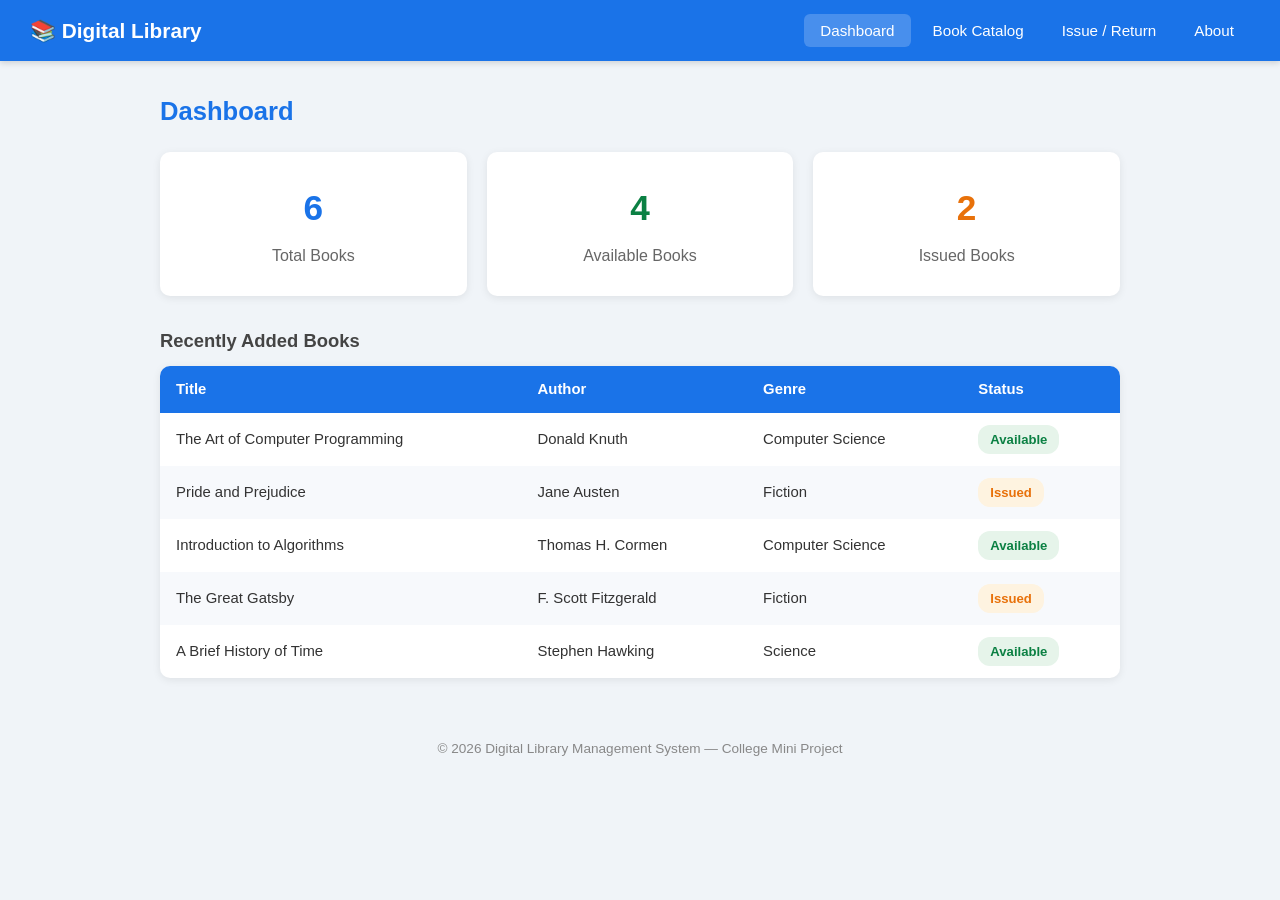
<file: index.html>
<!DOCTYPE html>
<html lang="en">
<head>
  <meta charset="UTF-8" />
  <meta name="viewport" content="width=device-width, initial-scale=1.0" />
  <title>Dashboard — Digital Library</title>
  <link rel="stylesheet" href="style.css" />
</head>
<!-- data-page tells script.js which page logic to run -->
<body data-page="dashboard">

  <!-- Navigation Bar -->
  <nav class="navbar">
    <span class="logo">📚 Digital Library</span>
    <ul class="nav-links">
      <li><a href="index.html" class="active">Dashboard</a></li>
      <li><a href="books.html">Book Catalog</a></li>
      <li><a href="issue-return.html">Issue / Return</a></li>
      <li><a href="about.html">About</a></li>
    </ul>
  </nav>

  <div class="container">
    <h1 class="page-title">Dashboard</h1>

    <!-- Stat Cards -->
    <div class="dashboard-cards">
      <div class="card total">
        <h2 id="totalBooks">0</h2>
        <p>Total Books</p>
      </div>
      <div class="card available">
        <h2 id="availableBooks">0</h2>
        <p>Available Books</p>
      </div>
      <div class="card issued">
        <h2 id="issuedBooks">0</h2>
        <p>Issued Books</p>
      </div>
    </div>

    <!-- Recent Books Table -->
    <h2 class="mb-10" style="font-size:1.15rem; color:#444;">Recently Added Books</h2>
    <table>
      <thead>
        <tr>
          <th>Title</th>
          <th>Author</th>
          <th>Genre</th>
          <th>Status</th>
        </tr>
      </thead>
      <tbody id="recentBooksBody">
        <!-- Filled by script.js -->
      </tbody>
    </table>
  </div>

  <footer class="footer">
    &copy; 2026 Digital Library Management System — College Mini Project
  </footer>

  <script src="script.js"></script>
</body>
</html>
</file>
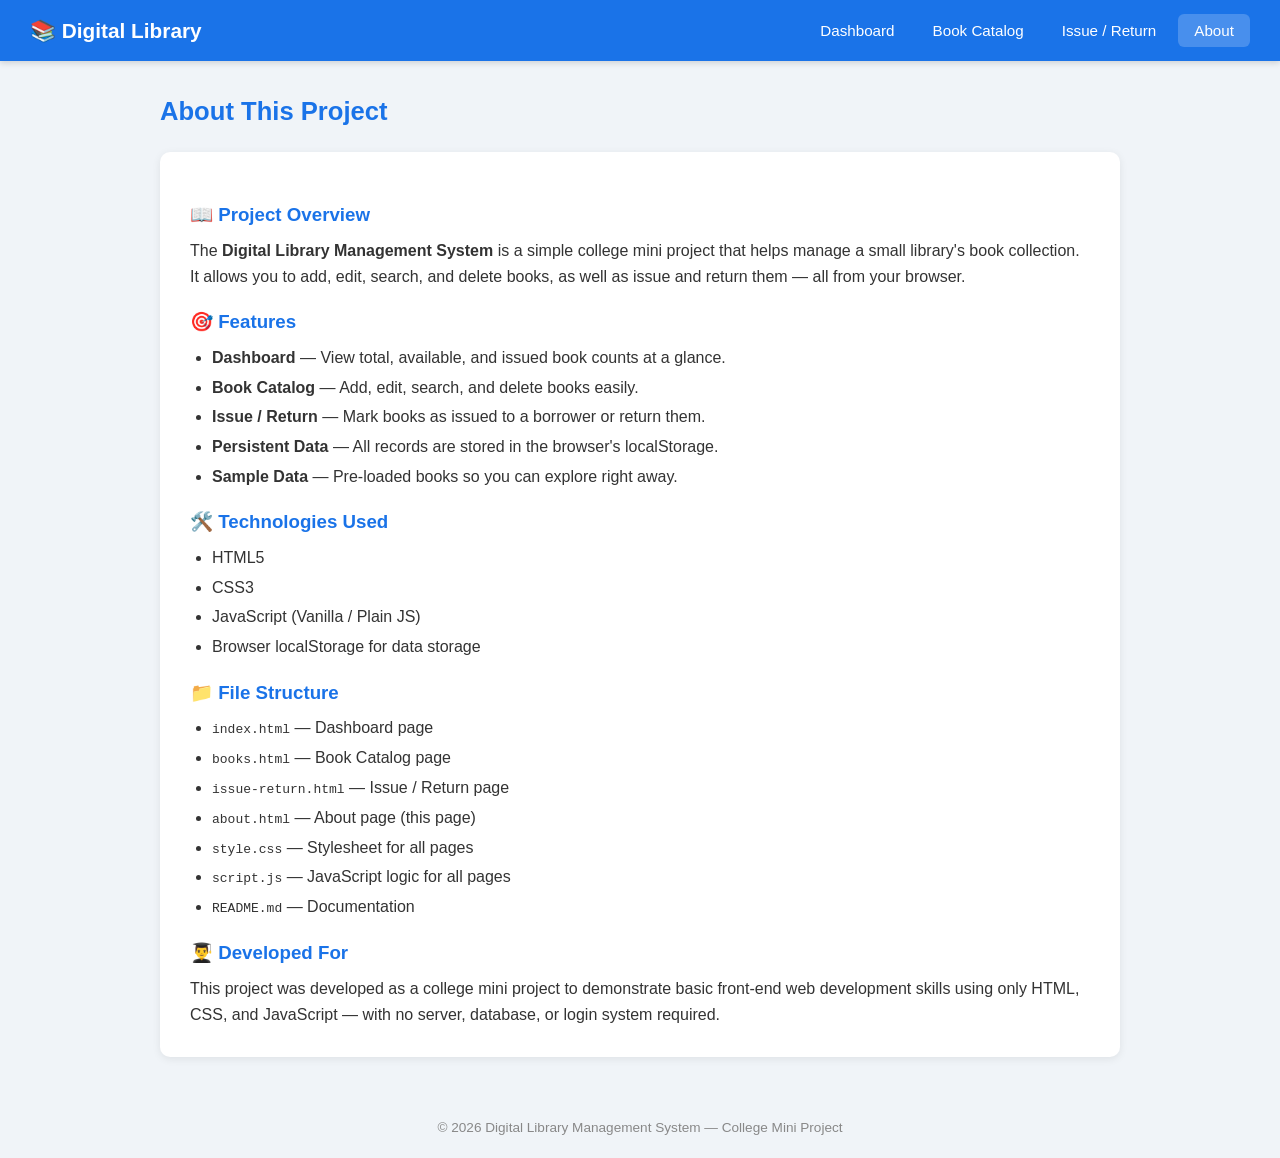
<file: about.html>
<!DOCTYPE html>
<html lang="en">
<head>
  <meta charset="UTF-8" />
  <meta name="viewport" content="width=device-width, initial-scale=1.0" />
  <title>About — Digital Library</title>
  <link rel="stylesheet" href="style.css" />
</head>
<body data-page="about">

  <!-- Navigation Bar -->
  <nav class="navbar">
    <span class="logo">📚 Digital Library</span>
    <ul class="nav-links">
      <li><a href="index.html">Dashboard</a></li>
      <li><a href="books.html">Book Catalog</a></li>
      <li><a href="issue-return.html">Issue / Return</a></li>
      <li><a href="about.html" class="active">About</a></li>
    </ul>
  </nav>

  <div class="container">
    <h1 class="page-title">About This Project</h1>

    <div class="about-section">
      <h3>📖 Project Overview</h3>
      <p>
        The <strong>Digital Library Management System</strong> is a simple college mini project
        that helps manage a small library's book collection. It allows you to add, edit, search,
        and delete books, as well as issue and return them — all from your browser.
      </p>

      <h3>🎯 Features</h3>
      <ul>
        <li><strong>Dashboard</strong> — View total, available, and issued book counts at a glance.</li>
        <li><strong>Book Catalog</strong> — Add, edit, search, and delete books easily.</li>
        <li><strong>Issue / Return</strong> — Mark books as issued to a borrower or return them.</li>
        <li><strong>Persistent Data</strong> — All records are stored in the browser's localStorage.</li>
        <li><strong>Sample Data</strong> — Pre-loaded books so you can explore right away.</li>
      </ul>

      <h3>🛠️ Technologies Used</h3>
      <ul>
        <li>HTML5</li>
        <li>CSS3</li>
        <li>JavaScript (Vanilla / Plain JS)</li>
        <li>Browser localStorage for data storage</li>
      </ul>

      <h3>📁 File Structure</h3>
      <ul>
        <li><code>index.html</code> — Dashboard page</li>
        <li><code>books.html</code> — Book Catalog page</li>
        <li><code>issue-return.html</code> — Issue / Return page</li>
        <li><code>about.html</code> — About page (this page)</li>
        <li><code>style.css</code> — Stylesheet for all pages</li>
        <li><code>script.js</code> — JavaScript logic for all pages</li>
        <li><code>README.md</code> — Documentation</li>
      </ul>

      <h3>👨‍🎓 Developed For</h3>
      <p>
        This project was developed as a college mini project to demonstrate basic front-end
        web development skills using only HTML, CSS, and JavaScript — with no server, database,
        or login system required.
      </p>
    </div>
  </div>

  <footer class="footer">
    &copy; 2026 Digital Library Management System — College Mini Project
  </footer>

  <script src="script.js"></script>
</body>
</html>
</file>
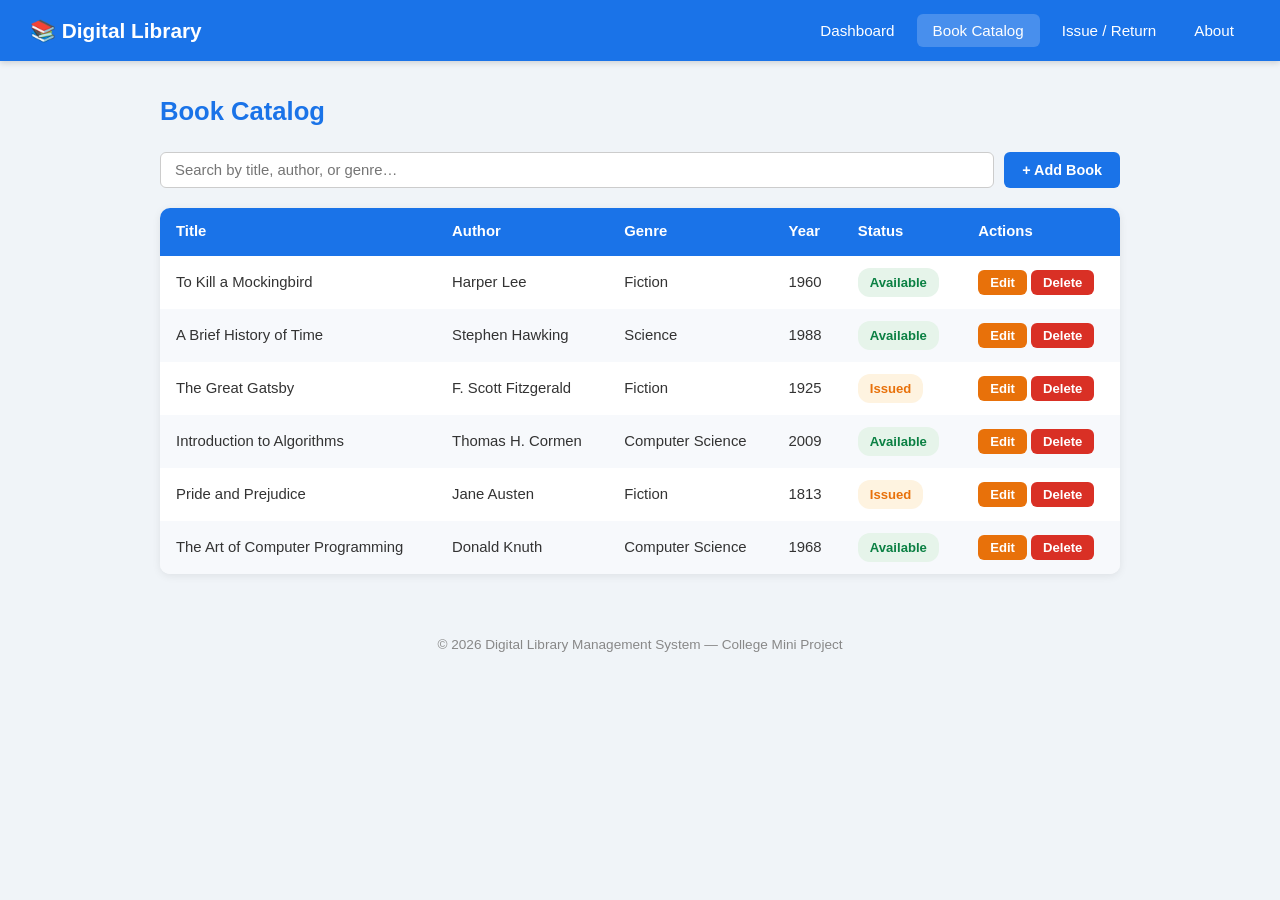
<file: books.html>
<!DOCTYPE html>
<html lang="en">
<head>
  <meta charset="UTF-8" />
  <meta name="viewport" content="width=device-width, initial-scale=1.0" />
  <title>Book Catalog — Digital Library</title>
  <link rel="stylesheet" href="style.css" />
</head>
<body data-page="books">

  <!-- Navigation Bar -->
  <nav class="navbar">
    <span class="logo">📚 Digital Library</span>
    <ul class="nav-links">
      <li><a href="index.html">Dashboard</a></li>
      <li><a href="books.html" class="active">Book Catalog</a></li>
      <li><a href="issue-return.html">Issue / Return</a></li>
      <li><a href="about.html">About</a></li>
    </ul>
  </nav>

  <div class="container">
    <h1 class="page-title">Book Catalog</h1>

    <!-- Search & Add Button -->
    <div class="search-bar">
      <input type="text" id="searchInput" placeholder="Search by title, author, or genre…" />
      <button class="btn btn-primary" onclick="showBookForm()">+ Add Book</button>
    </div>

    <!-- Add / Edit Book Form (hidden by default) -->
    <div id="bookFormPanel" class="form-panel hidden">
      <h3 id="formTitle">Add New Book</h3>
      <form id="bookForm">
        <div class="form-group">
          <label for="bookTitle">Title</label>
          <input type="text" id="bookTitle" placeholder="e.g. The Alchemist" required />
        </div>
        <div class="form-group">
          <label for="bookAuthor">Author</label>
          <input type="text" id="bookAuthor" placeholder="e.g. Paulo Coelho" required />
        </div>
        <div class="form-group">
          <label for="bookGenre">Genre</label>
          <input type="text" id="bookGenre" placeholder="e.g. Fiction" required />
        </div>
        <div class="form-group">
          <label for="bookYear">Year of Publication</label>
          <input type="number" id="bookYear" placeholder="e.g. 1988" min="1000" max="2099" required />
        </div>
        <button type="submit" class="btn btn-success">Save Book</button>
        <button type="button" class="btn btn-danger" onclick="hideBookForm()">Cancel</button>
      </form>
    </div>

    <!-- Books Table -->
    <table>
      <thead>
        <tr>
          <th>Title</th>
          <th>Author</th>
          <th>Genre</th>
          <th>Year</th>
          <th>Status</th>
          <th>Actions</th>
        </tr>
      </thead>
      <tbody id="bookTableBody">
        <!-- Filled by script.js -->
      </tbody>
    </table>
  </div>

  <footer class="footer">
    &copy; 2026 Digital Library Management System — College Mini Project
  </footer>

  <script src="script.js"></script>
</body>
</html>
</file>
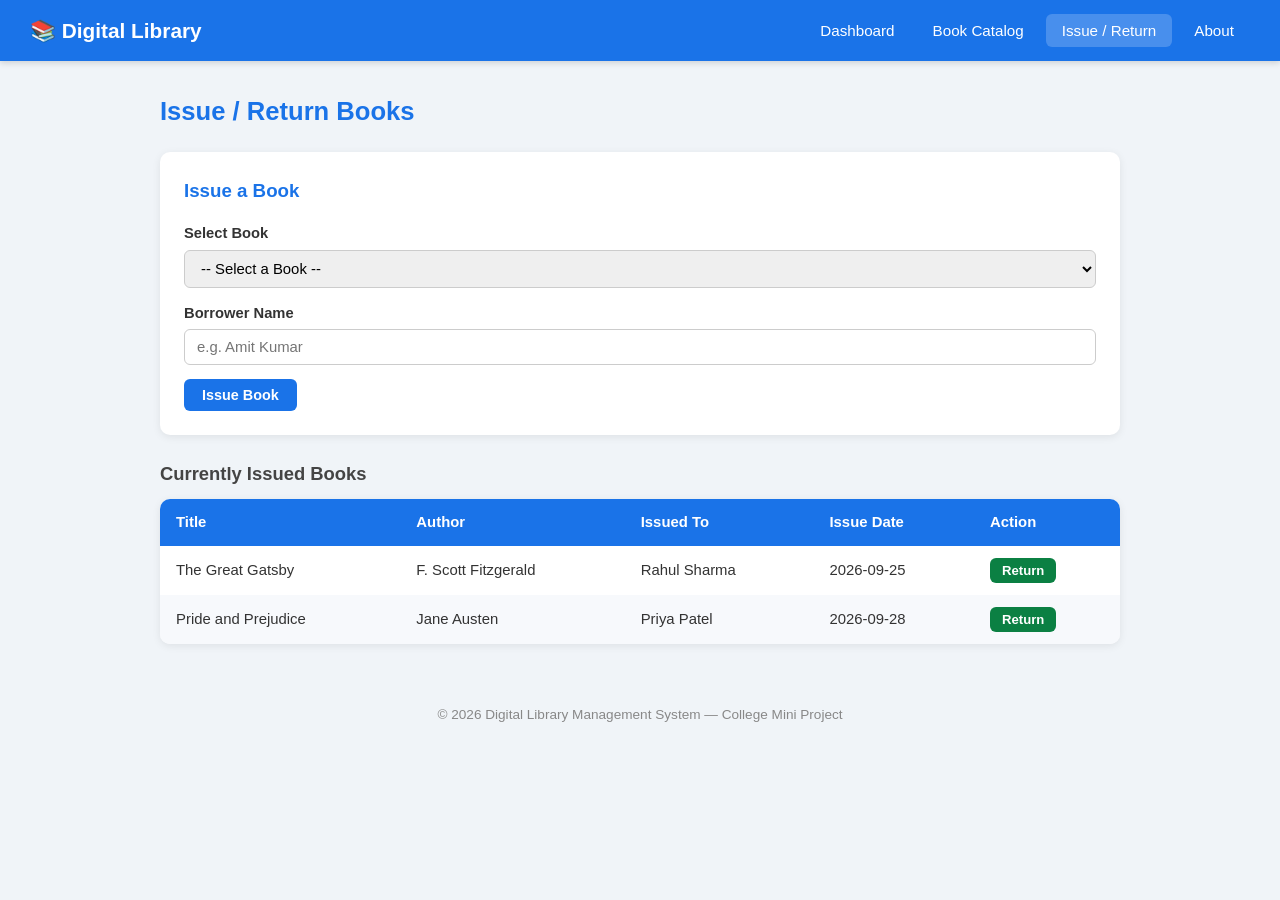
<file: issue-return.html>
<!DOCTYPE html>
<html lang="en">
<head>
  <meta charset="UTF-8" />
  <meta name="viewport" content="width=device-width, initial-scale=1.0" />
  <title>Issue / Return — Digital Library</title>
  <link rel="stylesheet" href="style.css" />
</head>
<body data-page="issue-return">

  <!-- Navigation Bar -->
  <nav class="navbar">
    <span class="logo">📚 Digital Library</span>
    <ul class="nav-links">
      <li><a href="index.html">Dashboard</a></li>
      <li><a href="books.html">Book Catalog</a></li>
      <li><a href="issue-return.html" class="active">Issue / Return</a></li>
      <li><a href="about.html">About</a></li>
    </ul>
  </nav>

  <div class="container">
    <h1 class="page-title">Issue / Return Books</h1>

    <!-- Issue Book Form -->
    <div class="form-panel">
      <h3>Issue a Book</h3>
      <form id="issueForm">
        <div class="form-group">
          <label for="issueBookSelect">Select Book</label>
          <select id="issueBookSelect" required>
            <option value="">-- Select a Book --</option>
            <!-- Options filled by script.js -->
          </select>
        </div>
        <div class="form-group">
          <label for="issuedTo">Borrower Name</label>
          <input type="text" id="issuedTo" placeholder="e.g. Amit Kumar" required />
        </div>
        <button type="submit" class="btn btn-primary">Issue Book</button>
      </form>
    </div>

    <!-- Currently Issued Books -->
    <h2 class="mb-10" style="font-size:1.15rem; color:#444;">Currently Issued Books</h2>
    <table>
      <thead>
        <tr>
          <th>Title</th>
          <th>Author</th>
          <th>Issued To</th>
          <th>Issue Date</th>
          <th>Action</th>
        </tr>
      </thead>
      <tbody id="issuedBooksBody">
        <!-- Filled by script.js -->
      </tbody>
    </table>
  </div>

  <footer class="footer">
    &copy; 2026 Digital Library Management System — College Mini Project
  </footer>

  <script src="script.js"></script>
</body>
</html>
</file>
<file: style.css>
/* ===== Digital Library Management System — Stylesheet ===== */

/* ---------- Reset & Base ---------- */
* {
  margin: 0;
  padding: 0;
  box-sizing: border-box;
}

body {
  font-family: 'Segoe UI', Tahoma, Geneva, Verdana, sans-serif;
  background-color: #f0f4f8;
  color: #333;
  line-height: 1.6;
}

a {
  text-decoration: none;
  color: inherit;
}

/* ---------- Navigation Bar ---------- */
.navbar {
  background-color: #1a73e8;
  padding: 14px 30px;
  display: flex;
  align-items: center;
  justify-content: space-between;
  flex-wrap: wrap;
  box-shadow: 0 2px 6px rgba(0, 0, 0, 0.15);
}

.navbar .logo {
  font-size: 1.3rem;
  font-weight: 700;
  color: #fff;
}

.navbar .nav-links {
  list-style: none;
  display: flex;
  gap: 6px;
}

.navbar .nav-links li a {
  color: #fff;
  padding: 8px 16px;
  border-radius: 6px;
  font-size: 0.95rem;
  transition: background 0.2s;
}

.navbar .nav-links li a:hover,
.navbar .nav-links li a.active {
  background-color: rgba(255, 255, 255, 0.2);
}

/* ---------- Page Container ---------- */
.container {
  max-width: 1000px;
  margin: 30px auto;
  padding: 0 20px;
}

/* ---------- Page Heading ---------- */
.page-title {
  font-size: 1.6rem;
  margin-bottom: 20px;
  color: #1a73e8;
}

/* ---------- Dashboard Cards ---------- */
.dashboard-cards {
  display: grid;
  grid-template-columns: repeat(auto-fit, minmax(220px, 1fr));
  gap: 20px;
  margin-bottom: 30px;
}

.card {
  background: #fff;
  border-radius: 10px;
  padding: 28px 24px;
  text-align: center;
  box-shadow: 0 2px 8px rgba(0, 0, 0, 0.08);
}

.card h2 {
  font-size: 2.2rem;
  margin-bottom: 6px;
}

.card p {
  font-size: 1rem;
  color: #666;
}

.card.total   h2 { color: #1a73e8; }
.card.available h2 { color: #0b8043; }
.card.issued  h2 { color: #e8710a; }

/* ---------- Tables ---------- */
table {
  width: 100%;
  border-collapse: collapse;
  background: #fff;
  border-radius: 10px;
  overflow: hidden;
  box-shadow: 0 2px 8px rgba(0, 0, 0, 0.08);
  margin-bottom: 20px;
}

thead {
  background-color: #1a73e8;
  color: #fff;
}

th, td {
  padding: 12px 16px;
  text-align: left;
  font-size: 0.93rem;
}

tbody tr:nth-child(even) {
  background-color: #f7f9fc;
}

tbody tr:hover {
  background-color: #e8f0fe;
}

/* ---------- Buttons ---------- */
.btn {
  display: inline-block;
  padding: 8px 18px;
  border: none;
  border-radius: 6px;
  cursor: pointer;
  font-size: 0.9rem;
  font-weight: 600;
  transition: opacity 0.2s;
}

.btn:hover {
  opacity: 0.85;
}

.btn-primary {
  background-color: #1a73e8;
  color: #fff;
}

.btn-success {
  background-color: #0b8043;
  color: #fff;
}

.btn-warning {
  background-color: #e8710a;
  color: #fff;
}

.btn-danger {
  background-color: #d93025;
  color: #fff;
}

.btn-small {
  padding: 5px 12px;
  font-size: 0.82rem;
}

/* ---------- Forms ---------- */
.form-group {
  margin-bottom: 14px;
}

.form-group label {
  display: block;
  margin-bottom: 4px;
  font-weight: 600;
  font-size: 0.92rem;
}

.form-group input,
.form-group select {
  width: 100%;
  padding: 9px 12px;
  border: 1px solid #ccc;
  border-radius: 6px;
  font-size: 0.93rem;
}

.form-group input:focus,
.form-group select:focus {
  outline: none;
  border-color: #1a73e8;
  box-shadow: 0 0 0 2px rgba(26, 115, 232, 0.2);
}

/* ---------- Modal / Form Panel ---------- */
.form-panel {
  background: #fff;
  border-radius: 10px;
  padding: 24px;
  box-shadow: 0 2px 8px rgba(0, 0, 0, 0.08);
  margin-bottom: 24px;
}

.form-panel h3 {
  margin-bottom: 16px;
  color: #1a73e8;
}

/* ---------- Search Bar ---------- */
.search-bar {
  display: flex;
  gap: 10px;
  margin-bottom: 20px;
  flex-wrap: wrap;
}

.search-bar input {
  flex: 1;
  min-width: 200px;
  padding: 9px 14px;
  border: 1px solid #ccc;
  border-radius: 6px;
  font-size: 0.93rem;
}

.search-bar input:focus {
  outline: none;
  border-color: #1a73e8;
}

/* ---------- Status Badges ---------- */
.badge {
  display: inline-block;
  padding: 4px 12px;
  border-radius: 12px;
  font-size: 0.82rem;
  font-weight: 600;
}

.badge-available {
  background-color: #e6f4ea;
  color: #0b8043;
}

.badge-issued {
  background-color: #fef3e0;
  color: #e8710a;
}

/* ---------- About Page ---------- */
.about-section {
  background: #fff;
  border-radius: 10px;
  padding: 30px;
  box-shadow: 0 2px 8px rgba(0, 0, 0, 0.08);
}

.about-section h3 {
  color: #1a73e8;
  margin-top: 18px;
  margin-bottom: 8px;
}

.about-section ul {
  padding-left: 22px;
}

.about-section ul li {
  margin-bottom: 4px;
}

/* ---------- Footer ---------- */
.footer {
  text-align: center;
  padding: 20px;
  color: #888;
  font-size: 0.85rem;
  margin-top: 40px;
}

/* ---------- Utility ---------- */
.text-center { text-align: center; }
.mt-10 { margin-top: 10px; }
.mb-10 { margin-bottom: 10px; }
.hidden { display: none; }

/* ---------- Responsive ---------- */
@media (max-width: 600px) {
  .navbar {
    flex-direction: column;
    gap: 10px;
  }

  .navbar .nav-links {
    flex-wrap: wrap;
    justify-content: center;
  }

  th, td {
    padding: 8px 10px;
    font-size: 0.82rem;
  }
}
</file>
